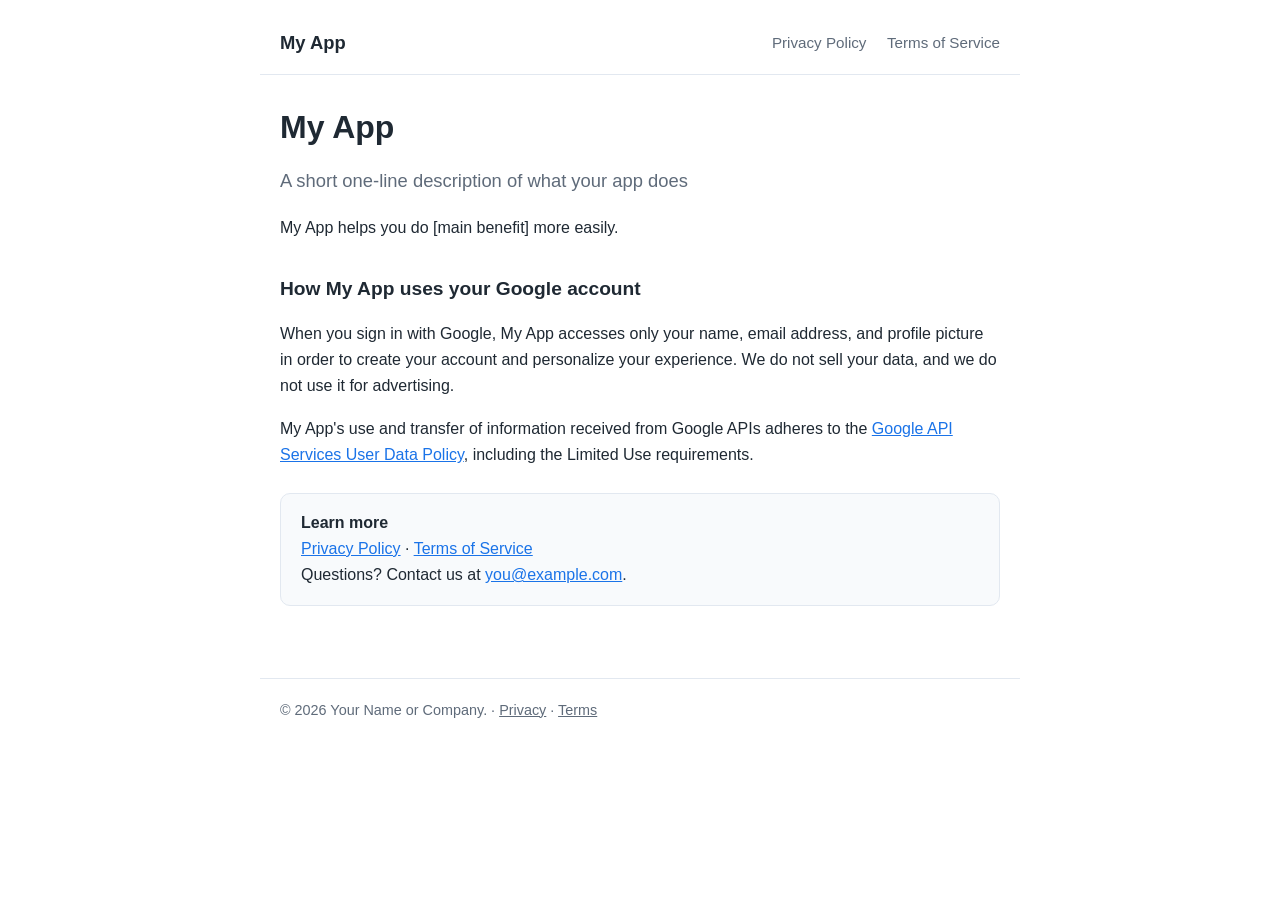
<file: index.html>
<!DOCTYPE html>
<html lang="en">
<head>
  <meta charset="utf-8">
  <meta name="viewport" content="width=device-width, initial-scale=1">
  <title>My App</title>
  <meta name="description" content="A short one-line description of what your app does">
  <link rel="stylesheet" href="style.css">
</head>
<body>
  <header>
    <a class="brand" href="index.html">My App</a>
    <nav>
      <a href="privacy.html">Privacy Policy</a>
      <a href="terms.html">Terms of Service</a>
    </nav>
  </header>

  <main>
    <h1>My App</h1>
    <p class="lead">A short one-line description of what your app does</p>

    <p>My App helps you do [main benefit] more easily.</p>

    <h2>How My App uses your Google account</h2>
    <p>
      When you sign in with Google, My App accesses only your name, email address, and profile picture
      in order to create your account and personalize your experience. We do not sell your data, and we do not use
      it for advertising.
    </p>
    <p>
      My App's use and transfer of information received from Google APIs
      adheres to the
      <a href="https://developers.google.com/terms/api-services-user-data-policy" rel="noopener">Google API Services User Data Policy</a>,
      including the Limited Use requirements.
    </p>

    <div class="card">
      <strong>Learn more</strong><br>
      <a href="privacy.html">Privacy Policy</a> &middot;
      <a href="terms.html">Terms of Service</a><br>
      Questions? Contact us at <a href="mailto:you@example.com">you@example.com</a>.
    </div>
  </main>

  <footer>
    &copy; 2026 Your Name or Company. &middot;
    <a href="privacy.html">Privacy</a> &middot;
    <a href="terms.html">Terms</a>
  </footer>
</body>
</html>
</file>
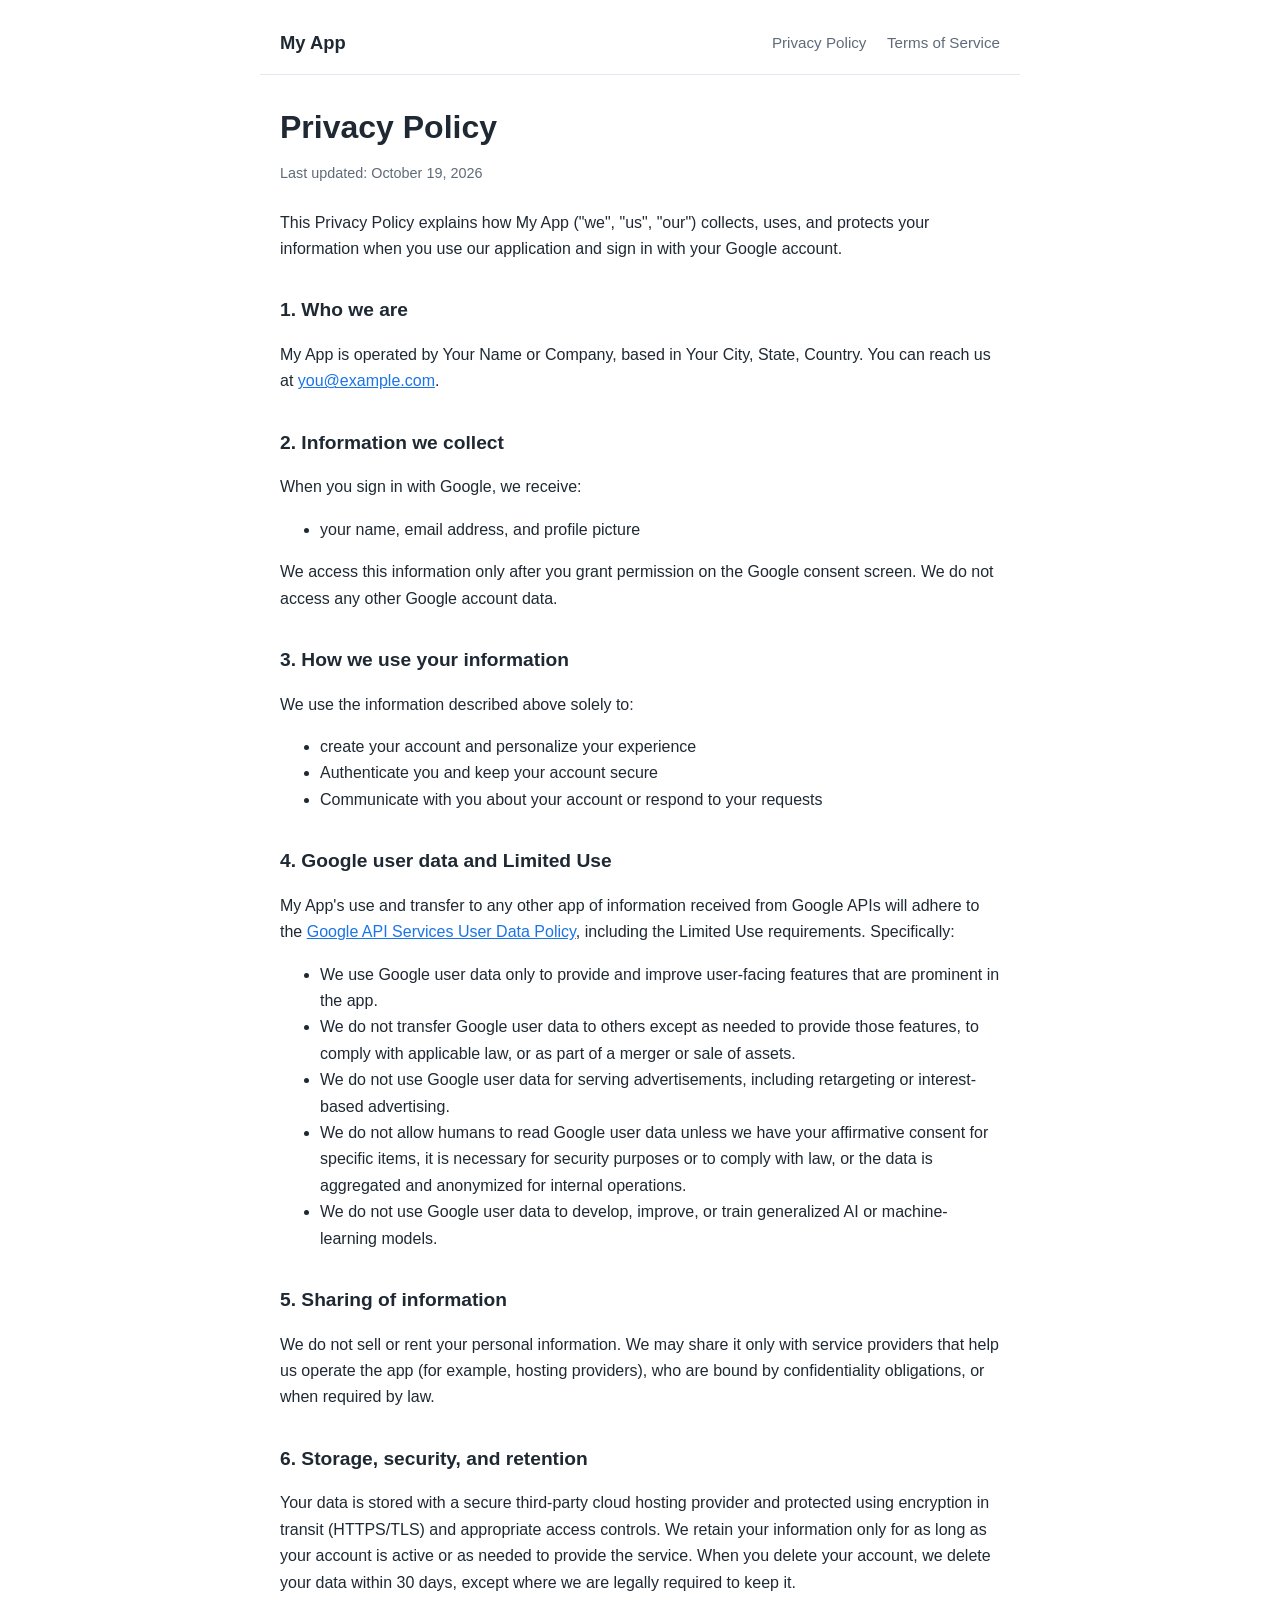
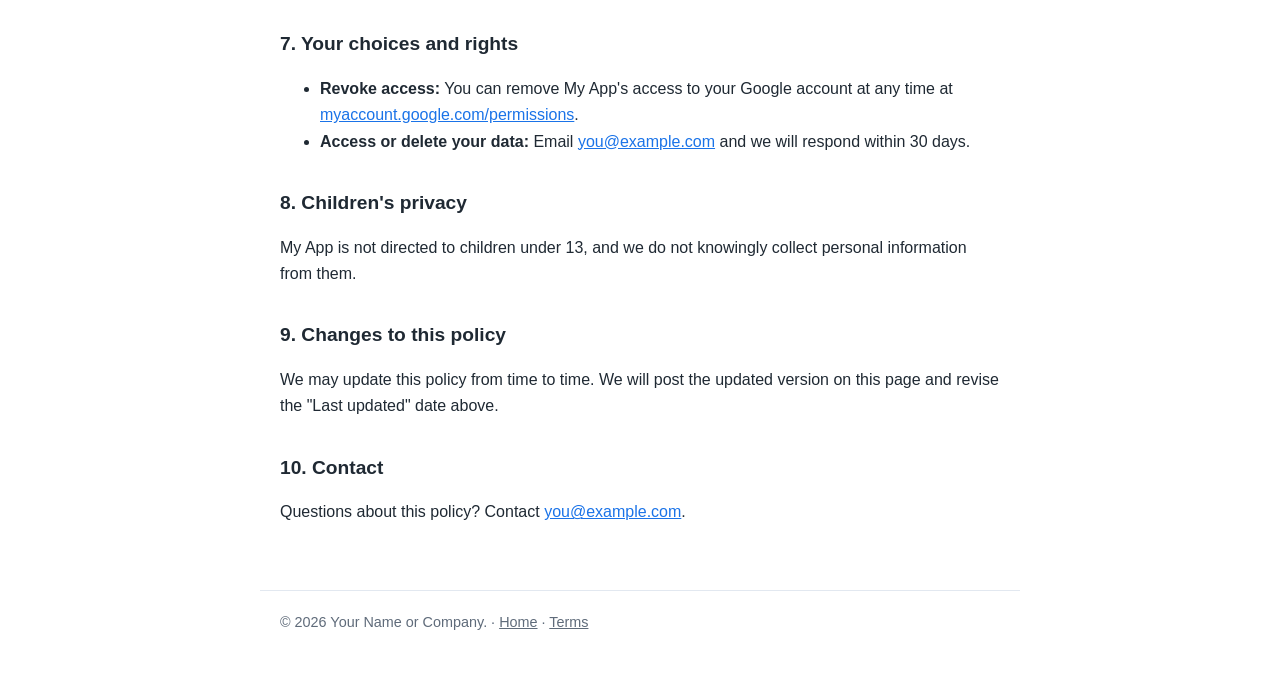
<file: privacy.html>
<!DOCTYPE html>
<html lang="en">
<head>
  <meta charset="utf-8">
  <meta name="viewport" content="width=device-width, initial-scale=1">
  <title>Privacy Policy &ndash; My App</title>
  <link rel="stylesheet" href="style.css">
</head>
<body>
  <header>
    <a class="brand" href="index.html">My App</a>
    <nav>
      <a href="privacy.html">Privacy Policy</a>
      <a href="terms.html">Terms of Service</a>
    </nav>
  </header>

  <main>
    <h1>Privacy Policy</h1>
    <p class="meta">Last updated: October 19, 2026</p>

    <p>
      This Privacy Policy explains how My App ("we", "us", "our") collects,
      uses, and protects your information when you use our application and
      sign in with your Google account.
    </p>

    <h2>1. Who we are</h2>
    <p>
      My App is operated by Your Name or Company, based in Your City, State, Country.
      You can reach us at <a href="mailto:you@example.com">you@example.com</a>.
    </p>

    <h2>2. Information we collect</h2>
    <p>When you sign in with Google, we receive:</p>
    <ul>
      <li>your name, email address, and profile picture</li>
    </ul>
    <p>
      We access this information only after you grant permission on the Google
      consent screen. We do not access any other Google account data.
    </p>

    <h2>3. How we use your information</h2>
    <p>We use the information described above solely to:</p>
    <ul>
      <li>create your account and personalize your experience</li>
      <li>Authenticate you and keep your account secure</li>
      <li>Communicate with you about your account or respond to your requests</li>
    </ul>

    <h2>4. Google user data and Limited Use</h2>
    <p>
      My App's use and transfer to any other app of information received
      from Google APIs will adhere to the
      <a href="https://developers.google.com/terms/api-services-user-data-policy" rel="noopener">Google API Services User Data Policy</a>,
      including the Limited Use requirements. Specifically:
    </p>
    <ul>
      <li>We use Google user data only to provide and improve user-facing features that are prominent in the app.</li>
      <li>We do not transfer Google user data to others except as needed to provide those features, to comply with applicable law, or as part of a merger or sale of assets.</li>
      <li>We do not use Google user data for serving advertisements, including retargeting or interest-based advertising.</li>
      <li>We do not allow humans to read Google user data unless we have your affirmative consent for specific items, it is necessary for security purposes or to comply with law, or the data is aggregated and anonymized for internal operations.</li>
      <li>We do not use Google user data to develop, improve, or train generalized AI or machine-learning models.</li>
    </ul>

    <h2>5. Sharing of information</h2>
    <p>
      We do not sell or rent your personal information. We may share it only
      with service providers that help us operate the app (for example, hosting
      providers), who are bound by confidentiality obligations, or when
      required by law.
    </p>

    <h2>6. Storage, security, and retention</h2>
    <p>
      Your data is stored with a secure third-party cloud hosting provider and protected using
      encryption in transit (HTTPS/TLS) and appropriate access controls. We
      retain your information only for as long as your account is active or as
      needed to provide the service. When you delete your account, we delete
      your data within 30 days, except where we are legally required to keep it.
    </p>

    <h2>7. Your choices and rights</h2>
    <ul>
      <li>
        <strong>Revoke access:</strong> You can remove My App's access to
        your Google account at any time at
        <a href="https://myaccount.google.com/permissions" rel="noopener">myaccount.google.com/permissions</a>.
      </li>
      <li>
        <strong>Access or delete your data:</strong> Email
        <a href="mailto:you@example.com">you@example.com</a> and we will
        respond within 30 days.
      </li>
    </ul>

    <h2>8. Children's privacy</h2>
    <p>
      My App is not directed to children under 13, and we do not knowingly
      collect personal information from them.
    </p>

    <h2>9. Changes to this policy</h2>
    <p>
      We may update this policy from time to time. We will post the updated
      version on this page and revise the "Last updated" date above.
    </p>

    <h2>10. Contact</h2>
    <p>
      Questions about this policy? Contact
      <a href="mailto:you@example.com">you@example.com</a>.
    </p>
  </main>

  <footer>
    &copy; 2026 Your Name or Company. &middot;
    <a href="index.html">Home</a> &middot;
    <a href="terms.html">Terms</a>
  </footer>
</body>
</html>
</file>
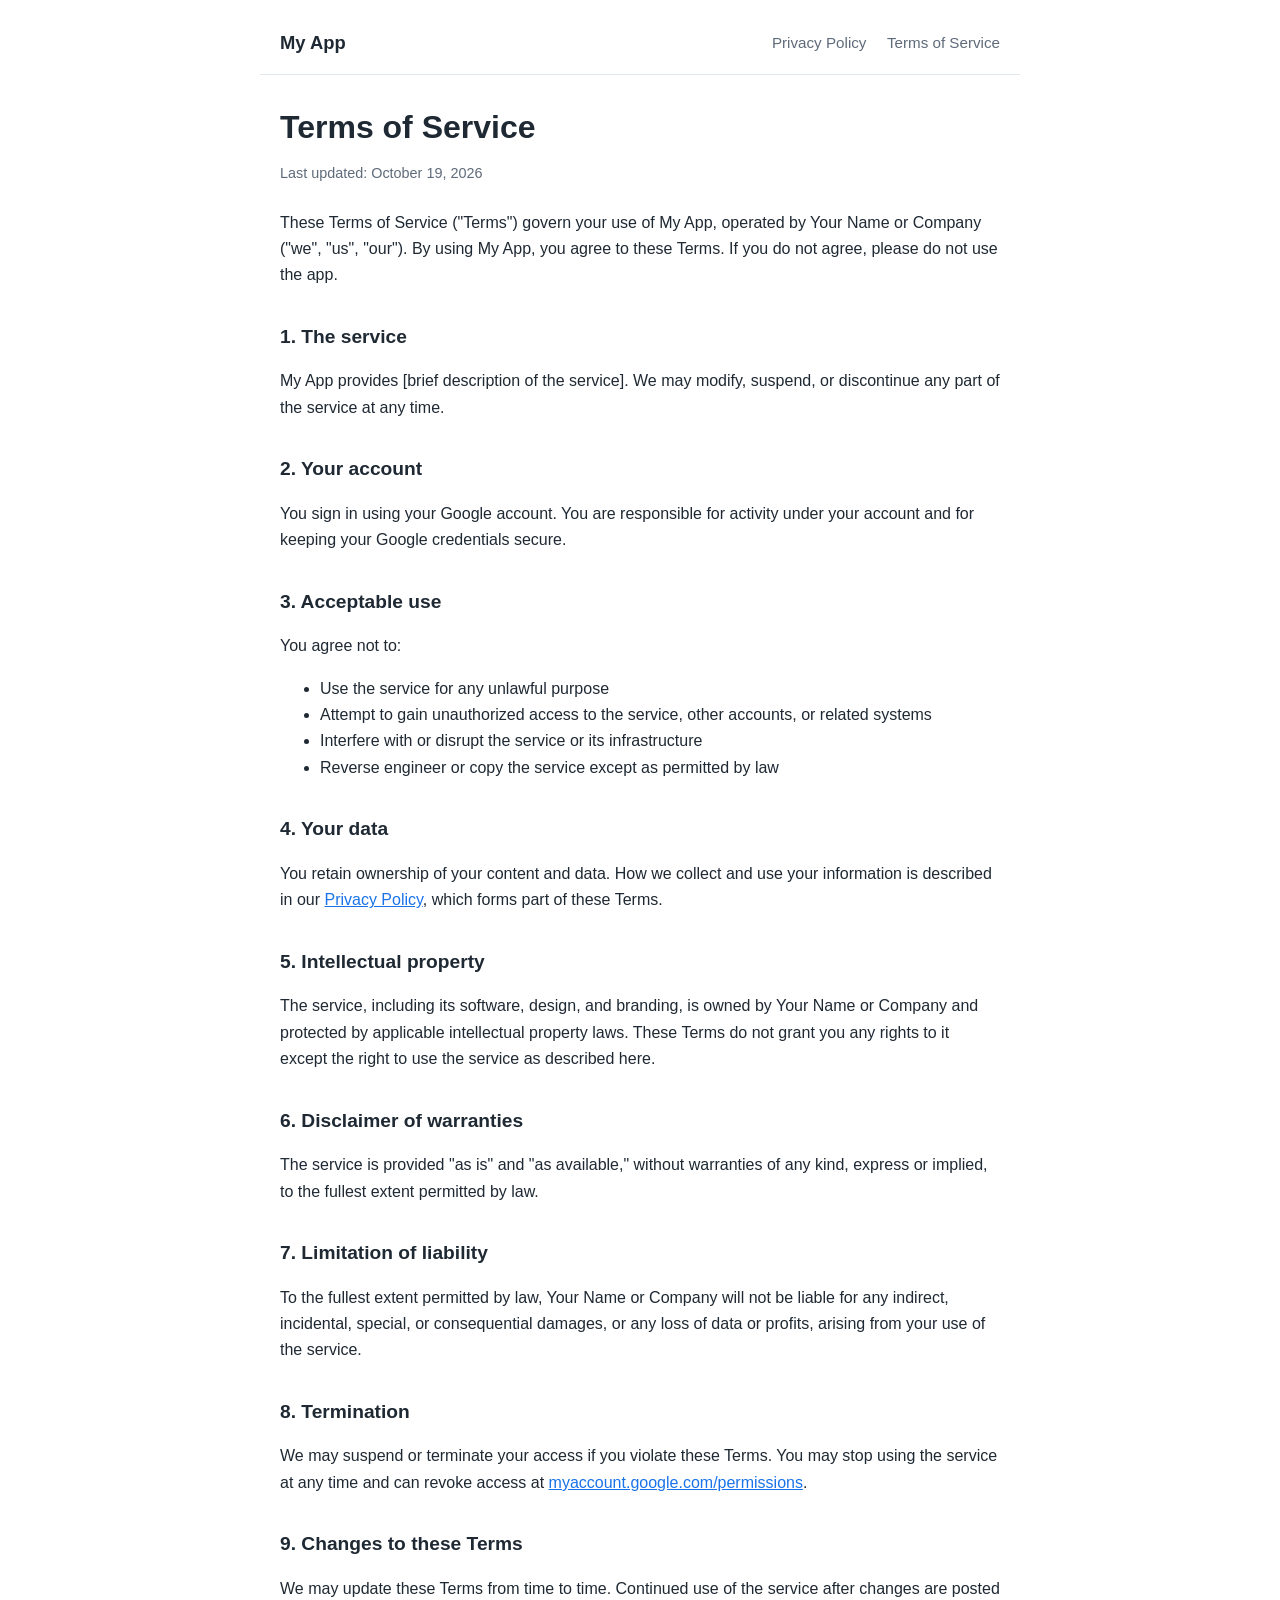
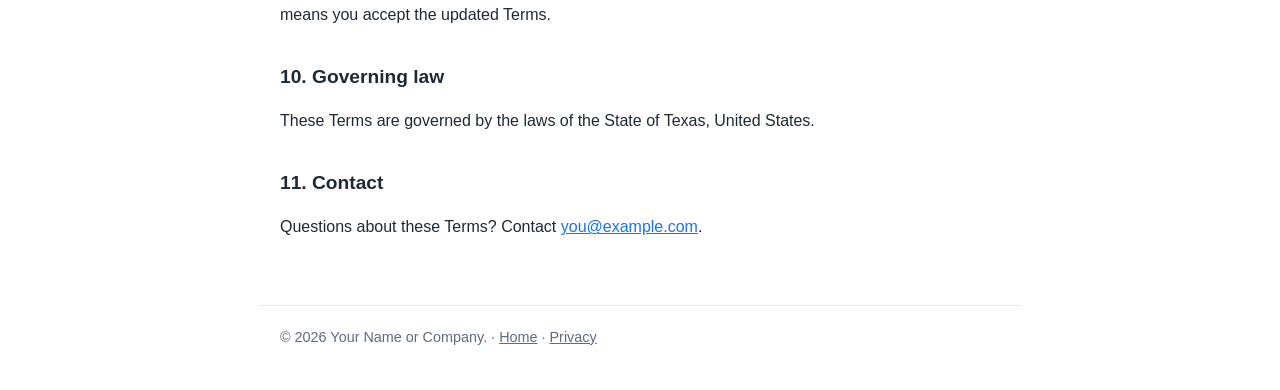
<file: terms.html>
<!DOCTYPE html>
<html lang="en">
<head>
  <meta charset="utf-8">
  <meta name="viewport" content="width=device-width, initial-scale=1">
  <title>Terms of Service &ndash; My App</title>
  <link rel="stylesheet" href="style.css">
</head>
<body>
  <header>
    <a class="brand" href="index.html">My App</a>
    <nav>
      <a href="privacy.html">Privacy Policy</a>
      <a href="terms.html">Terms of Service</a>
    </nav>
  </header>

  <main>
    <h1>Terms of Service</h1>
    <p class="meta">Last updated: October 19, 2026</p>

    <p>
      These Terms of Service ("Terms") govern your use of My App, operated
      by Your Name or Company ("we", "us", "our"). By using My App, you agree to
      these Terms. If you do not agree, please do not use the app.
    </p>

    <h2>1. The service</h2>
    <p>
      My App provides [brief description of the service]. We may modify, suspend, or discontinue
      any part of the service at any time.
    </p>

    <h2>2. Your account</h2>
    <p>
      You sign in using your Google account. You are responsible for activity
      under your account and for keeping your Google credentials secure.
    </p>

    <h2>3. Acceptable use</h2>
    <p>You agree not to:</p>
    <ul>
      <li>Use the service for any unlawful purpose</li>
      <li>Attempt to gain unauthorized access to the service, other accounts, or related systems</li>
      <li>Interfere with or disrupt the service or its infrastructure</li>
      <li>Reverse engineer or copy the service except as permitted by law</li>
    </ul>

    <h2>4. Your data</h2>
    <p>
      You retain ownership of your content and data. How we collect and use
      your information is described in our
      <a href="privacy.html">Privacy Policy</a>, which forms part of these Terms.
    </p>

    <h2>5. Intellectual property</h2>
    <p>
      The service, including its software, design, and branding, is owned by
      Your Name or Company and protected by applicable intellectual property laws.
      These Terms do not grant you any rights to it except the right to use the
      service as described here.
    </p>

    <h2>6. Disclaimer of warranties</h2>
    <p>
      The service is provided "as is" and "as available," without warranties of
      any kind, express or implied, to the fullest extent permitted by law.
    </p>

    <h2>7. Limitation of liability</h2>
    <p>
      To the fullest extent permitted by law, Your Name or Company will not be liable
      for any indirect, incidental, special, or consequential damages, or any
      loss of data or profits, arising from your use of the service.
    </p>

    <h2>8. Termination</h2>
    <p>
      We may suspend or terminate your access if you violate these Terms. You
      may stop using the service at any time and can revoke access at
      <a href="https://myaccount.google.com/permissions" rel="noopener">myaccount.google.com/permissions</a>.
    </p>

    <h2>9. Changes to these Terms</h2>
    <p>
      We may update these Terms from time to time. Continued use of the service
      after changes are posted means you accept the updated Terms.
    </p>

    <h2>10. Governing law</h2>
    <p>These Terms are governed by the laws of the State of Texas, United States.</p>

    <h2>11. Contact</h2>
    <p>
      Questions about these Terms? Contact
      <a href="mailto:you@example.com">you@example.com</a>.
    </p>
  </main>

  <footer>
    &copy; 2026 Your Name or Company. &middot;
    <a href="index.html">Home</a> &middot;
    <a href="privacy.html">Privacy</a>
  </footer>
</body>
</html>
</file>
<file: style.css>
:root {
  --bg: #ffffff;
  --fg: #1f2933;
  --muted: #5f6b7a;
  --accent: #1a73e8;
  --border: #e2e8f0;
  --card: #f8fafc;
}

@media (prefers-color-scheme: dark) {
  :root {
    --bg: #0f172a;
    --fg: #e2e8f0;
    --muted: #94a3b8;
    --accent: #8ab4f8;
    --border: #334155;
    --card: #1e293b;
  }
}

* { box-sizing: border-box; }

body {
  margin: 0;
  background: var(--bg);
  color: var(--fg);
  font-family: -apple-system, BlinkMacSystemFont, "Segoe UI", Roboto, Helvetica, Arial, sans-serif;
  line-height: 1.65;
}

header, main, footer {
  max-width: 760px;
  margin: 0 auto;
  padding: 0 20px;
}

header {
  padding-top: 28px;
  padding-bottom: 16px;
  border-bottom: 1px solid var(--border);
  display: flex;
  justify-content: space-between;
  align-items: center;
  flex-wrap: wrap;
  gap: 8px;
}

header .brand {
  font-weight: 700;
  font-size: 1.15rem;
  color: var(--fg);
  text-decoration: none;
}

nav a {
  margin-left: 16px;
  color: var(--muted);
  text-decoration: none;
  font-size: 0.95rem;
}

nav a:hover { color: var(--accent); }

main { padding-top: 32px; padding-bottom: 48px; }

h1 { font-size: 2rem; line-height: 1.25; margin: 0 0 8px; }
h2 { font-size: 1.2rem; margin-top: 2rem; }

a { color: var(--accent); }

.meta { color: var(--muted); font-size: 0.9rem; margin-bottom: 24px; }

.lead { font-size: 1.15rem; color: var(--muted); }

.card {
  background: var(--card);
  border: 1px solid var(--border);
  border-radius: 10px;
  padding: 16px 20px;
  margin: 24px 0;
}

footer {
  padding-top: 20px;
  padding-bottom: 40px;
  border-top: 1px solid var(--border);
  color: var(--muted);
  font-size: 0.9rem;
}

footer a { color: var(--muted); }
</file>
